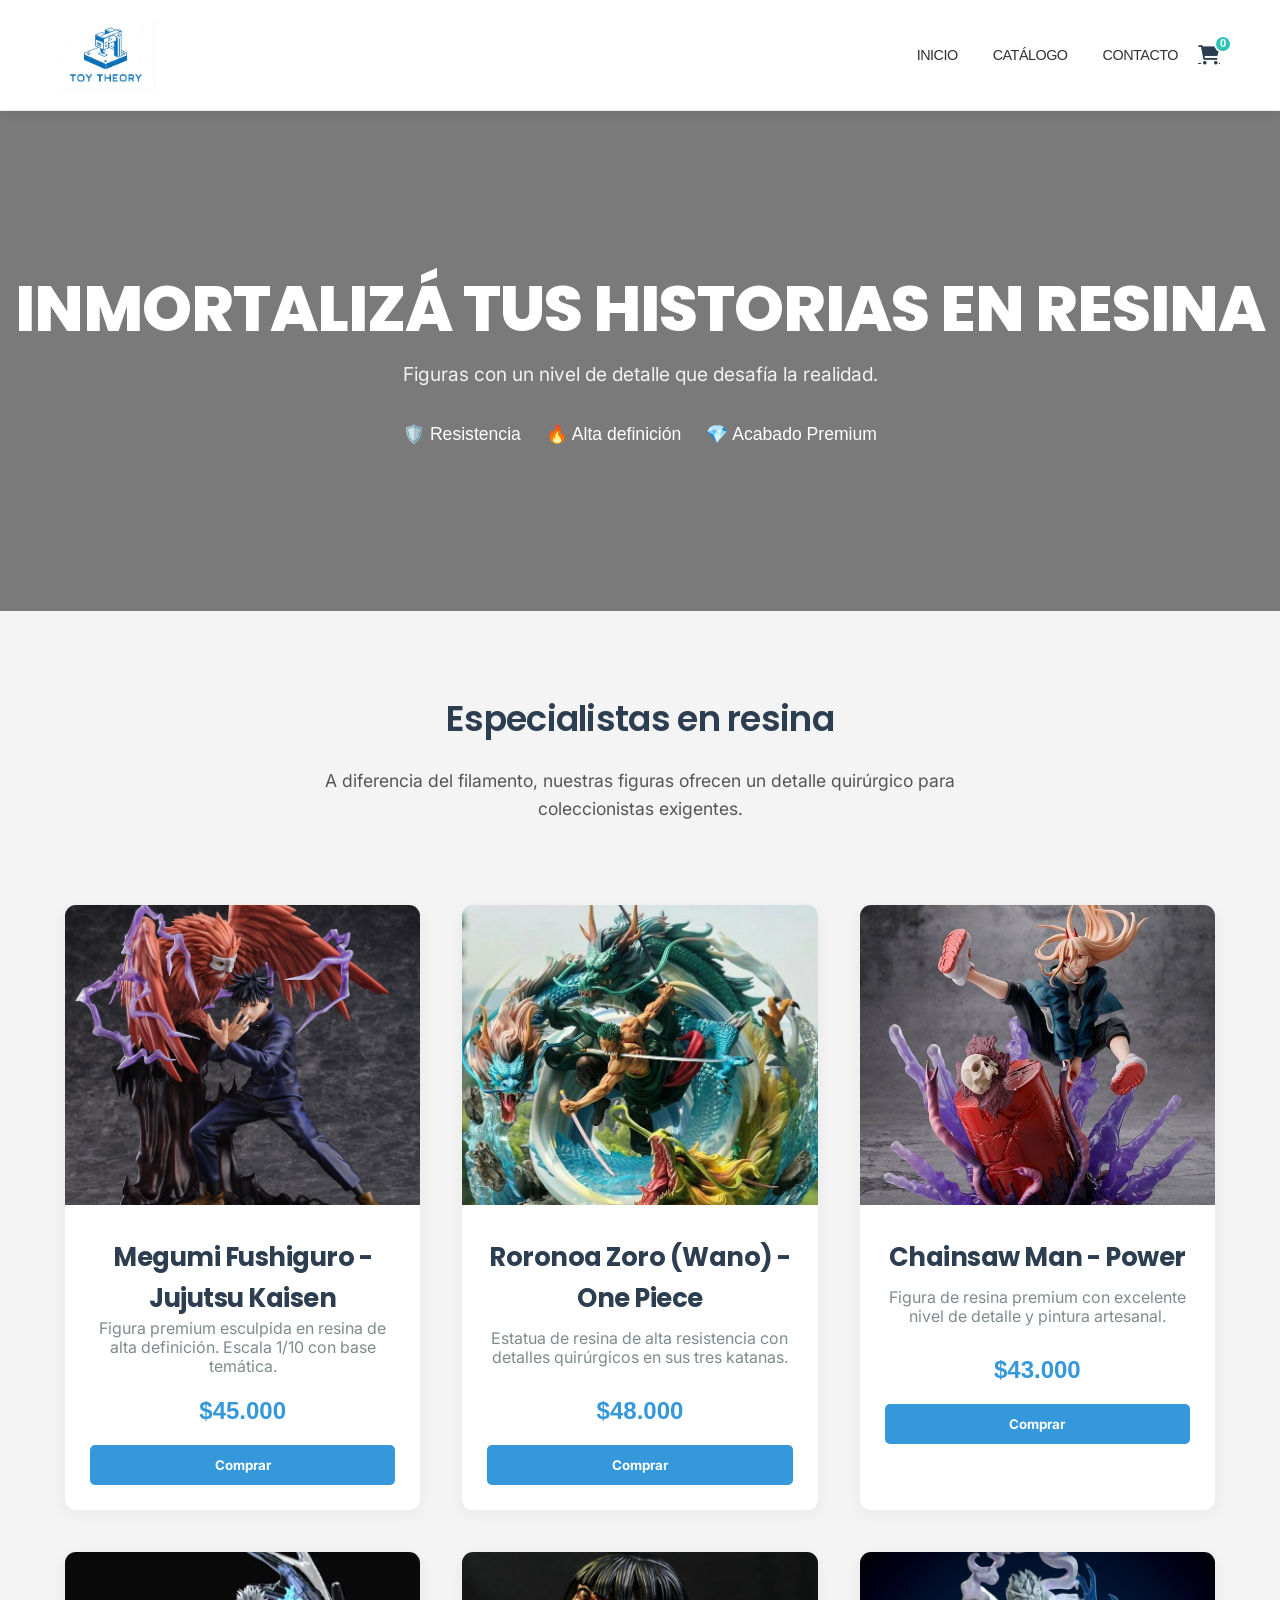
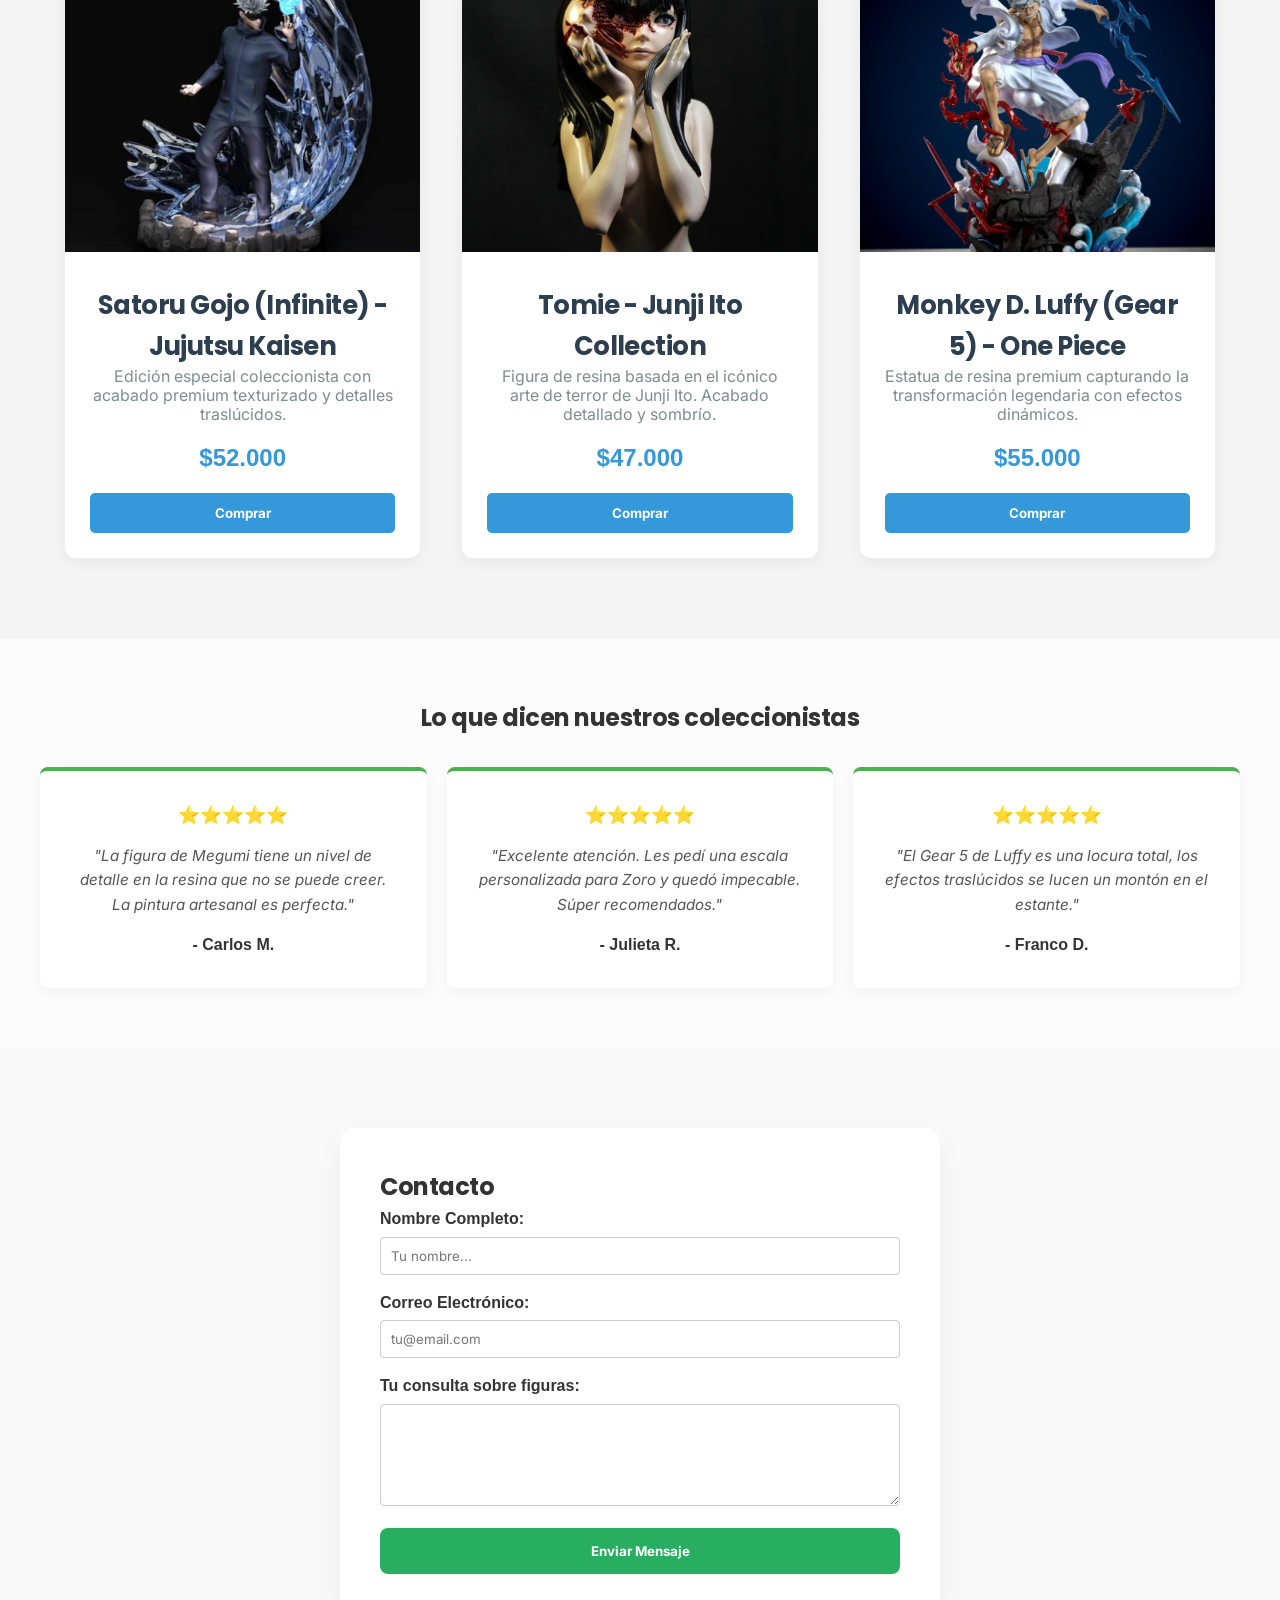
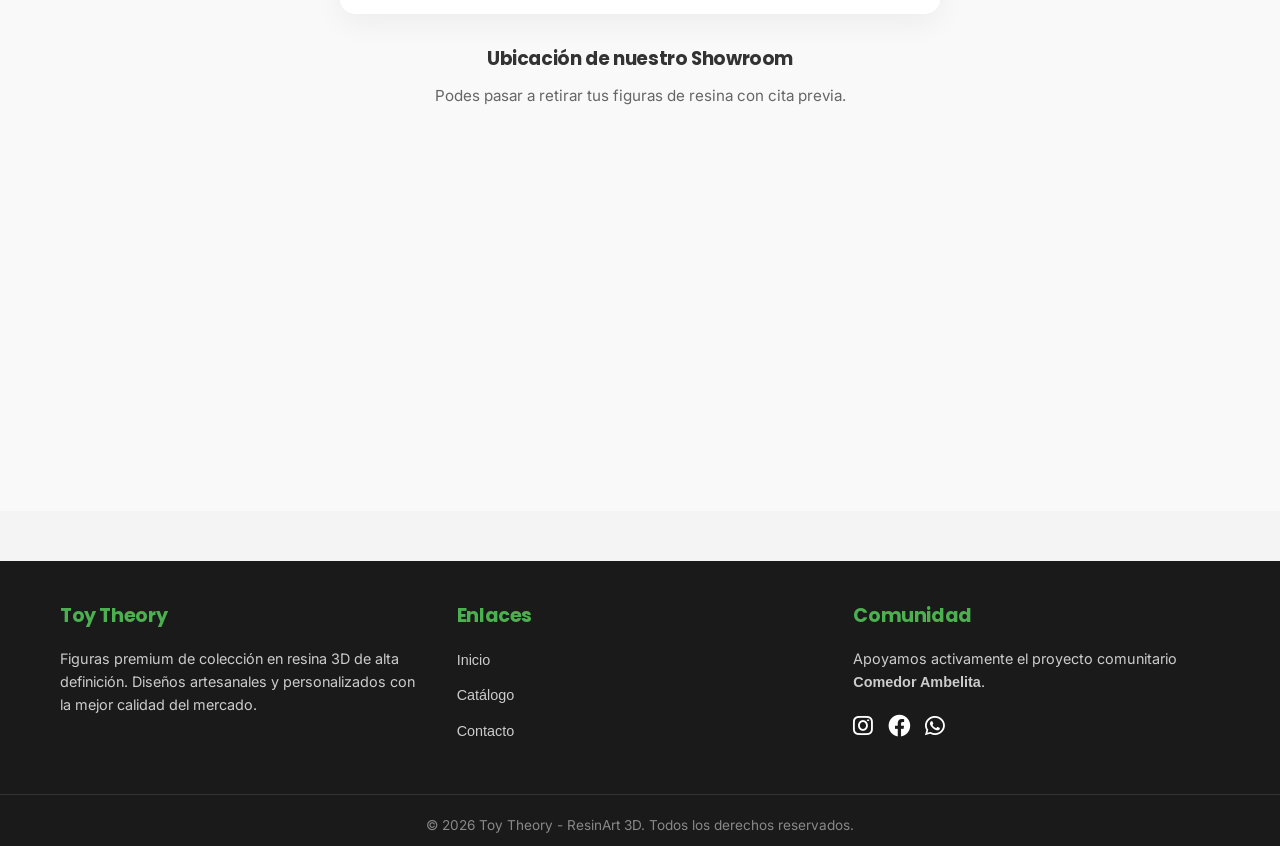
<file: index.html>
<!DOCTYPE html>
<html lang="es">
<head>
    <meta charset="UTF-8">
    <meta name="viewport" content="width=device-width, initial-scale=1.0">
    <title>ResinArt 3D - Figuras de Alta Precisión</title>
    <link rel="preconnect" href="https://fonts.googleapis.com">
    <link rel="preconnect" href="https://fonts.gstatic.com" crossorigin>
    <link href="https://fonts.googleapis.com/css2?family=Poppins:wght@300;400;600;800&family=Inter:wght@400;500&display=swap" rel="stylesheet">
    <link rel="stylesheet" href="css/styles.css">
    <link rel="stylesheet" href="https://cdnjs.cloudflare.com/ajax/libs/font-awesome/6.0.0/css/all.min.css">
</head>
<body>

<header class="main-header">
        <div class="header-container">
            <div class="logo-container">
                <a href="index.html" class="logo-link">
                    <img src="img/logo.jpeg" alt="Toy Theory Logo" class="logo-img">
                </a>
            </div>
            
            <button class="menu-toggle" id="menu-toggle" aria-label="Abrir menú">
                <i class="fa-solid fa-bars"></i>
            </button>

            <nav class="main-nav" id="main-nav">
                <ul>
                    <li><a href="index.html">INICIO</a></li>
                    <li><a href="index.html#catalogo">CATÁLOGO</a></li>
                    <li><a href="index.html#contacto">CONTACTO</a></li>
                </ul>
            </nav>
            <div class="cart-container">
                <a href="carrito.html" id="cart-icon" class="cart-link">
                    <i class="fa-solid fa-cart-shopping"></i>
                    <span id="cart-count">0</span>
                </a>
            </div>
        </div>
    </header>

<section id="inicio" class="hero"> <div class="hero-content">
       <h1>Inmortalizá tus historias en resina</h1>
       <p>Figuras con un nivel de detalle que desafía la realidad.</p>
       <div class="hero-icons">
            <span>🛡️ Resistencia</span>
            <span>🔥 Alta definición</span>
            <span>💎 Acabado Premium</span>
        </div>
    </div>
</section>
    
<main>
    <section class="intro-text">
        <h2>Especialistas en resina</h2>
        <p>A diferencia del filamento, nuestras figuras ofrecen un detalle quirúrgico para coleccionistas exigentes.</p>
    </section>

    <!-- Sección de Productos -->
    <section class="productos-section" id="productos">
    <div id="contenedor-productos" class="productos-container">
        </div>
</section>

<section class="reseñas-section" id="reseñas">
    <h2 class="section-title">Lo que dicen nuestros coleccionistas</h2>
    <div class="reseñas-grid">
        <div class="reseña-card">
            <div class="estrellas">⭐⭐⭐⭐⭐</div>
            <p>"La figura de Megumi tiene un nivel de detalle en la resina que no se puede creer. La pintura artesanal es perfecta."</p>
            <h4>- Carlos M.</h4>
        </div>
        <div class="reseña-card">
            <div class="estrellas">⭐⭐⭐⭐⭐</div>
            <p>"Excelente atención. Les pedí una escala personalizada para Zoro y quedó impecable. Súper recomendados."</p>
            <h4>- Julieta R.</h4>
        </div>
        <div class="reseña-card">
            <div class="estrellas">⭐⭐⭐⭐⭐</div>
            <p>"El Gear 5 de Luffy es una locura total, los efectos traslúcidos se lucen un montón en el estante."</p>
            <h4>- Franco D.</h4>
        </div>
    </div>
</section>

    <!-- Sección de Contacto -->
    <section id="contacto" class="contacto-section">
        <div class="contacto-container">
            <h2>Contacto</h2>
            <form id="form-contacto" action="https://formspree.io/f/mzdyzwov" method="POST">
                
                <div class="form-group">
                    <label for="nombre">Nombre Completo:</label>
                    <input type="text" id="nombre" name="nombre" placeholder="Tu nombre..." required>
                </div>
                <div class="form-group">
                    <label for="email">Correo Electrónico:</label>
                    <input type="email" id="email" name="email" placeholder="tu@email.com" required>
                </div>
                <div class="form-group">
                    <label for="mensaje">Tu consulta sobre figuras:</label>
                    <textarea id="mensaje" name="mensaje" rows="5" required></textarea>
                </div>
                <button type="submit" class="btn-enviar">Enviar Mensaje</button>
            </form>
        </div>

        <div class="contacto-mapa">
    <h3>Ubicación de nuestro Showroom</h3>
    <p>Podes pasar a retirar tus figuras de resina con cita previa.</p>
    <iframe 
        src="https://www.google.com/maps/embed?pb=!1m18!1m12!1m3!1d105156.4027783933!2d-58.50343949817743!3d-34.6131515159194!2m3!1f0!2f0!3f0!3m2!1i1024!2i768!4f13.1!3m3!1m2!1s0x95bcca3b4ef90cbd%3A0xa0b3812e88e88e0!2sBuenos%20Aires%2C%20Argentina!5e0!3m2!1ses-419!2sar!4v1719586000000!5m2!1ses-419!2sar" 
        width="100%" 
        height="300" 
        style="border:0; border-radius: 8px;" 
        allowfullscreen="" 
        loading="lazy" 
        referrerpolicy="no-referrer-when-downgrade">
    </iframe>
</div>


    </section>
</main>

<footer class="main-footer">
    <div class="footer-container">
        <div class="footer-column">
            <h3>Toy Theory</h3>
            <p>Figuras premium de colección en resina 3D de alta definición. Diseños artesanales y personalizados con la mejor calidad del mercado.</p>
        </div>

        <div class="footer-column">
            <h3>Enlaces</h3>
            <ul>
                <li><a href="#inicio">Inicio</a></li>
                <li><a href="#productos">Catálogo</a></li>
                <li><a href="#contacto">Contacto</a></li>
            </ul>
        </div>

        <div class="footer-column">
            <h3>Comunidad</h3>
            <p>Apoyamos activamente el proyecto comunitario <strong>Comedor Ambelita</strong>.</p>
            <div class="footer-socials">
                <a href="#" target="_blank"><i class="fa-brands fa-instagram"></i></a>
                <a href="#" target="_blank"><i class="fa-brands fa-facebook"></i></a>
                <a href="#" target="_blank"><i class="fa-brands fa-whatsapp"></i></a>
            </div>
        </div>
    </div>
    
    <div class="footer-bottom">
        <p>&copy; 2026 Toy Theory - ResinArt 3D. Todos los derechos reservados.</p>
    </div>
</footer>
<div id="contact-modal" class="modal-overlay" style="display: none; position: fixed; top: 0; left: 0; width: 100%; height: 100%; background: rgba(0, 0, 0, 0.6); z-index: 9999; justify-content: center; align-items: center; backdrop-filter: blur(4px);">
        <div class="modal-content" style="background: #fff; padding: 40px; border-radius: 12px; text-align: center; max-width: 450px; width: 90%; box-shadow: 0 10px 25px rgba(0,0,0,0.2); font-family: 'Poppins', sans-serif;">
            <div class="modal-icon" style="font-size: 4rem; color: #2ec4b6; margin-bottom: 15px;">
                <i class="fa-solid fa-paper-plane"></i>
            </div>
            <h2 style="margin-bottom: 10px; color: #222; font-weight: 800;">¡Mensaje Enviado!</h2>
            <p style="color: #666; font-size: 0.95rem; line-height: 1.5; margin-bottom: 25px;">Tu consulta sobre figuras fue recibida con éxito. Nos pondremos en contacto con vos a la brevedad.</p>
            <button id="btn-contact-close" style="background: #2ec4b6; color: white; border: none; padding: 12px 30px; font-size: 1rem; font-weight: bold; border-radius: 6px; cursor: pointer; width: 100%; transition: background 0.2s;">Aceptar</button>
        </div>
    </div>
<script src="script.js"></script>

</body>
</html>
</file>
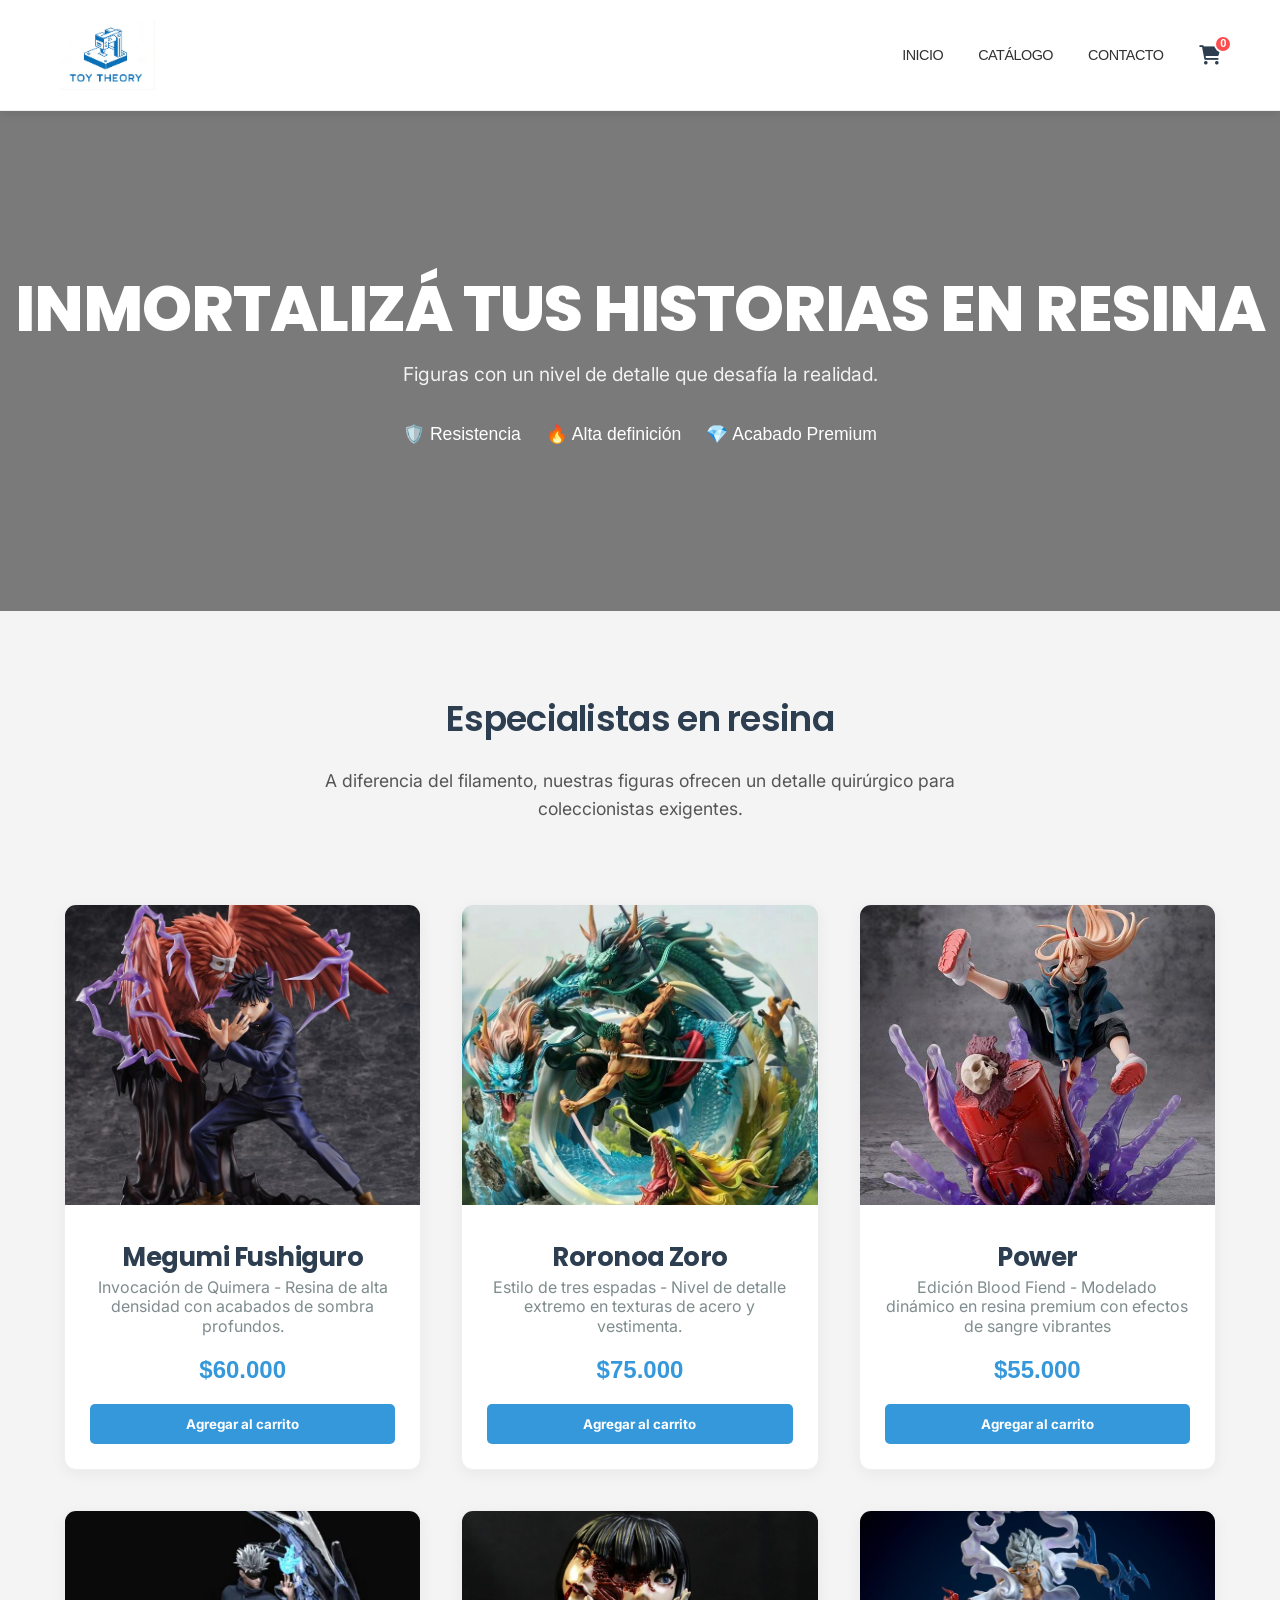
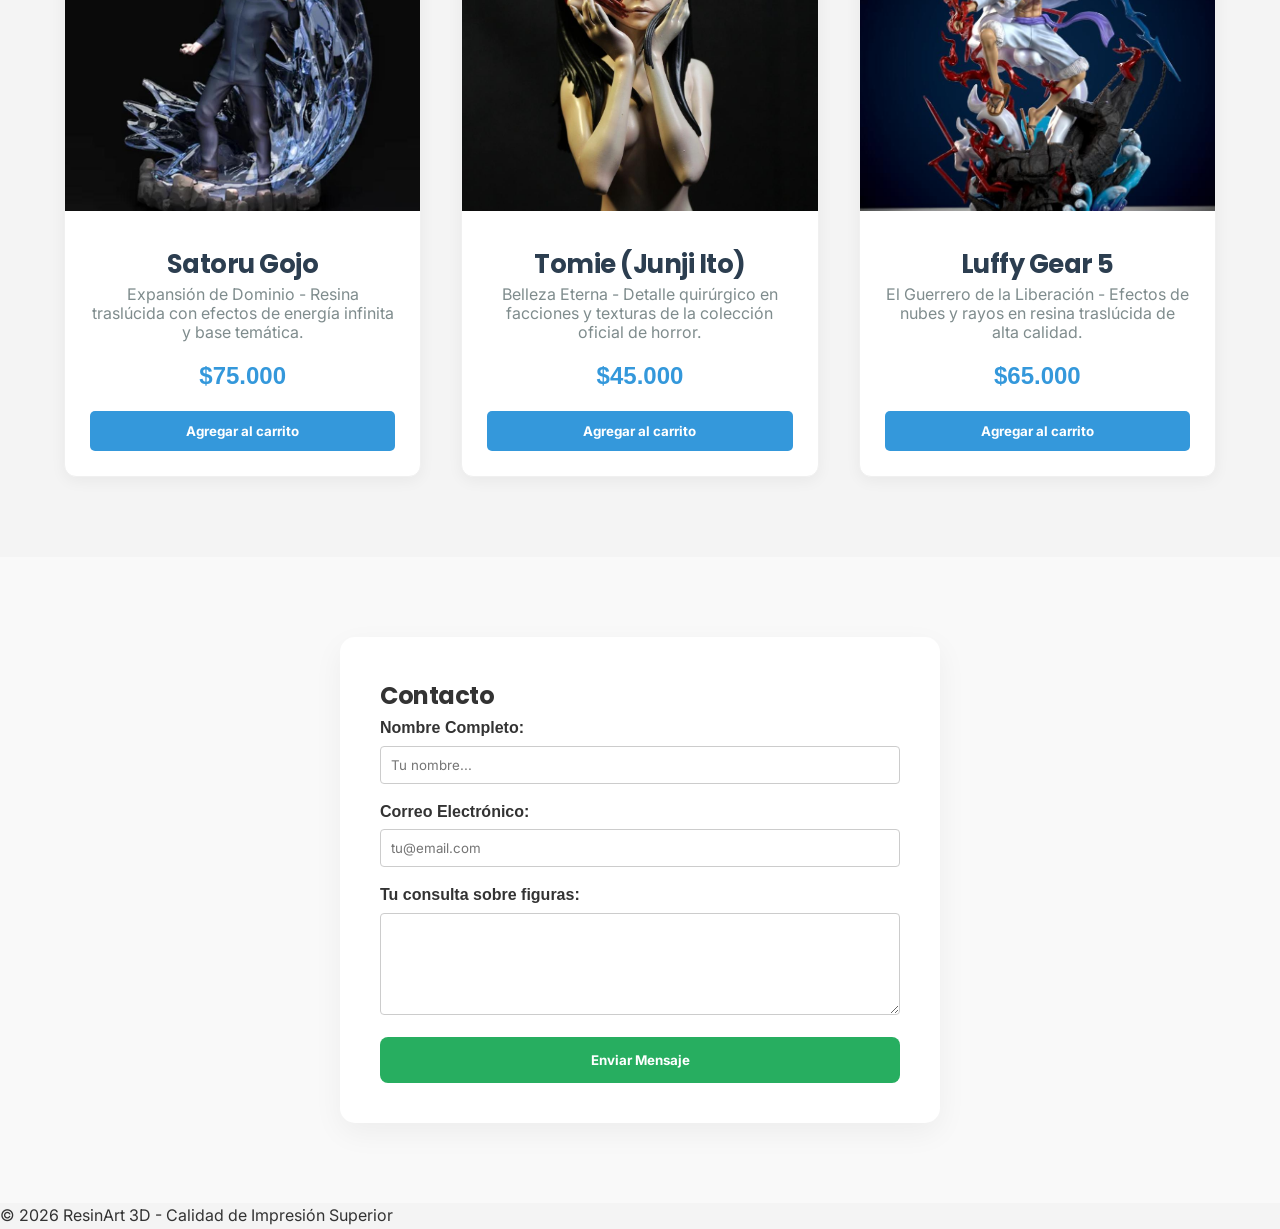
<file: Pre-entrega-Front-Seyla Benitez/index.html>
<!DOCTYPE html>
<html lang="es">
<head>
    <meta charset="UTF-8">
    <meta name="viewport" content="width=device-width, initial-scale=1.0">
    <title>ResinArt 3D - Figuras de Alta Precisión</title>
    <link rel="preconnect" href="https://fonts.googleapis.com">
<link rel="preconnect" href="https://fonts.gstatic.com" crossorigin>
<link href="https://fonts.googleapis.com/css2?family=Poppins:wght@300;400;600;800&family=Inter:wght@400;500&display=swap" rel="stylesheet">
    <link rel="stylesheet" href="css/styles.css">
    <link rel="stylesheet" href="https://cdnjs.cloudflare.com/ajax/libs/font-awesome/6.0.0/css/all.min.css">
</head>
<body>

<header class="main-header">
    <div class="header-container">
        <a href="index.html" class="logo-link">
            <img src="img/logo.jpeg" alt="Toy Theory Logo" class="logo">
        </a>
        
        <nav class="main-nav">
            <ul>
                <li><a href="#inicio">Inicio</a></li>
                <li><a href="#productos">Catálogo</a></li>
                <li><a href="#contacto">Contacto</a></li>
                <li class="cart-container">
                    <a href="#" id="cart-icon">
                        <i class="fa-solid fa-cart-shopping"></i>
                        <span id="cart-count">0</span>
                    </a>
                </li>
            </ul>
        </nav>
    </div>
</header>

<section id="inicio" class="hero"> <!-- Agregué id="inicio" aquí para que el menú funcione -->
    <div class="hero-content">
       <h1>Inmortalizá tus historias en resina</h1>
       <p>Figuras con un nivel de detalle que desafía la realidad.</p>
       <div class="hero-icons">
            <span>🛡️ Resistencia</span>
            <span>🔥 Alta definición</span>
            <span>💎 Acabado Premium</span>
        </div>
    </div>
</section>
    
<main>
    <section class="intro-text">
        <h2>Especialistas en resina</h2>
        <p>A diferencia del filamento, nuestras figuras ofrecen un detalle quirúrgico para coleccionistas exigentes.</p>
    </section>

    <!-- Sección de Productos -->
    <section id="productos">
        <div class="productos-container">
            <!-- Tarjeta 1 -->
            <article class="producto-card">
                <div class="producto-img">
                    <img src="img/productos1.jpeg" alt="Figura de Resina">
                </div>
                <div class="producto-info">
                    <h3>Megumi Fushiguro</h3>
                    <p>Invocación de Quimera - Resina de alta densidad con acabados de sombra profundos.</p>
                    <span class="precio">$60.000</span>
                    <button class="btn-comprar">Agregar al carrito</button>
                </div>
            </article>

            <!-- Tarjeta 2 -->
            <article class="producto-card">
                <div class="producto-img">
                    <img src="img/productos 2.jpeg" alt="Figura de Resina">
                </div>
                <div class="producto-info">
                    <h3>Roronoa Zoro</h3>
                    <p>Estilo de tres espadas - Nivel de detalle extremo en texturas de acero y vestimenta.</p>
                    <span class="precio">$75.000</span>
                    <button class="btn-comprar">Agregar al carrito</button>
                </div>
            </article>

            <!-- Tarjeta 3 -->
            <article class="producto-card">
                <div class="producto-img">
                    <img src="img/producto3.jpeg" alt="Figura de Resina">
                </div>
                <div class="producto-info">
                    <h3>Power</h3>
                    <p>Edición Blood Fiend - Modelado dinámico en resina premium con efectos de sangre vibrantes</p>
                    <span class="precio">$55.000</span>
                    <button class="btn-comprar">Agregar al carrito</button>
                </div>
            </article>
            <article class="producto-card">
    <div class="producto-img">
        <img src="img/producto4.jpeg" alt="Figura de Resina Satoru Gojo">
    </div>
    <div class="producto-info">
        <h3>Satoru Gojo</h3>
        <p>Expansión de Dominio - Resina traslúcida con efectos de energía infinita y base temática.</p>
        <span class="precio">$75.000</span>
        <button class="btn-comprar">Agregar al carrito</button>
    </div>
</article>

<!-- Tarjeta de Producto 5 -->
<article class="producto-card">
    <div class="producto-img">
        <img src="img/producto6.jpeg" alt="Figura de Resina Tomie">
    </div>
    <div class="producto-info">
        <h3>Tomie (Junji Ito)</h3>
        <p>Belleza Eterna - Detalle quirúrgico en facciones y texturas de la colección oficial de horror.</p>
        <span class="precio">$45.000</span>
        <button class="btn-comprar">Agregar al carrito</button>
    </div>
</article>

<!-- Tarjeta de Producto 6 -->
<article class="producto-card">
    <div class="producto-img">
        <img src="img/producto5.jpeg" alt="Figura de Resina Luffy Gear 5">
    </div>
    <div class="producto-info">
        <h3>Luffy Gear 5</h3>
        <p>El Guerrero de la Liberación - Efectos de nubes y rayos en resina traslúcida de alta calidad.</p>
        <span class="precio">$65.000</span>
        <button class="btn-comprar">Agregar al carrito</button>
    </div>
</article>
        </div> <!-- Cierra productos-container -->
    </section> <!-- Cierra la sección #productos -->

    <!-- Sección de Contacto -->
    <section id="contacto" class="contacto-section">
        <div class="contacto-container">
            <h2>Contacto</h2>
            <form action="https://formspree.io/f/mzdyzwov" method="POST">
                <div class="form-group">
                    <label for="nombre">Nombre Completo:</label>
                    <input type="text" id="nombre" name="nombre" placeholder="Tu nombre..." required>
                </div>
                <div class="form-group">
                    <label for="email">Correo Electrónico:</label>
                    <input type="email" id="email" name="email" placeholder="tu@email.com" required>
                </div>
                <div class="form-group">
                    <label for="mensaje">Tu consulta sobre figuras:</label>
                    <textarea id="mensaje" name="mensaje" rows="5" required></textarea>
                </div>
                <button type="submit" class="btn-enviar">Enviar Mensaje</button>
            </form>
        </div>
    </section>
</main>

<footer>
    <p>&copy; 2026 ResinArt 3D - Calidad de Impresión Superior</p>
</footer>

</body>
</html>
</file>
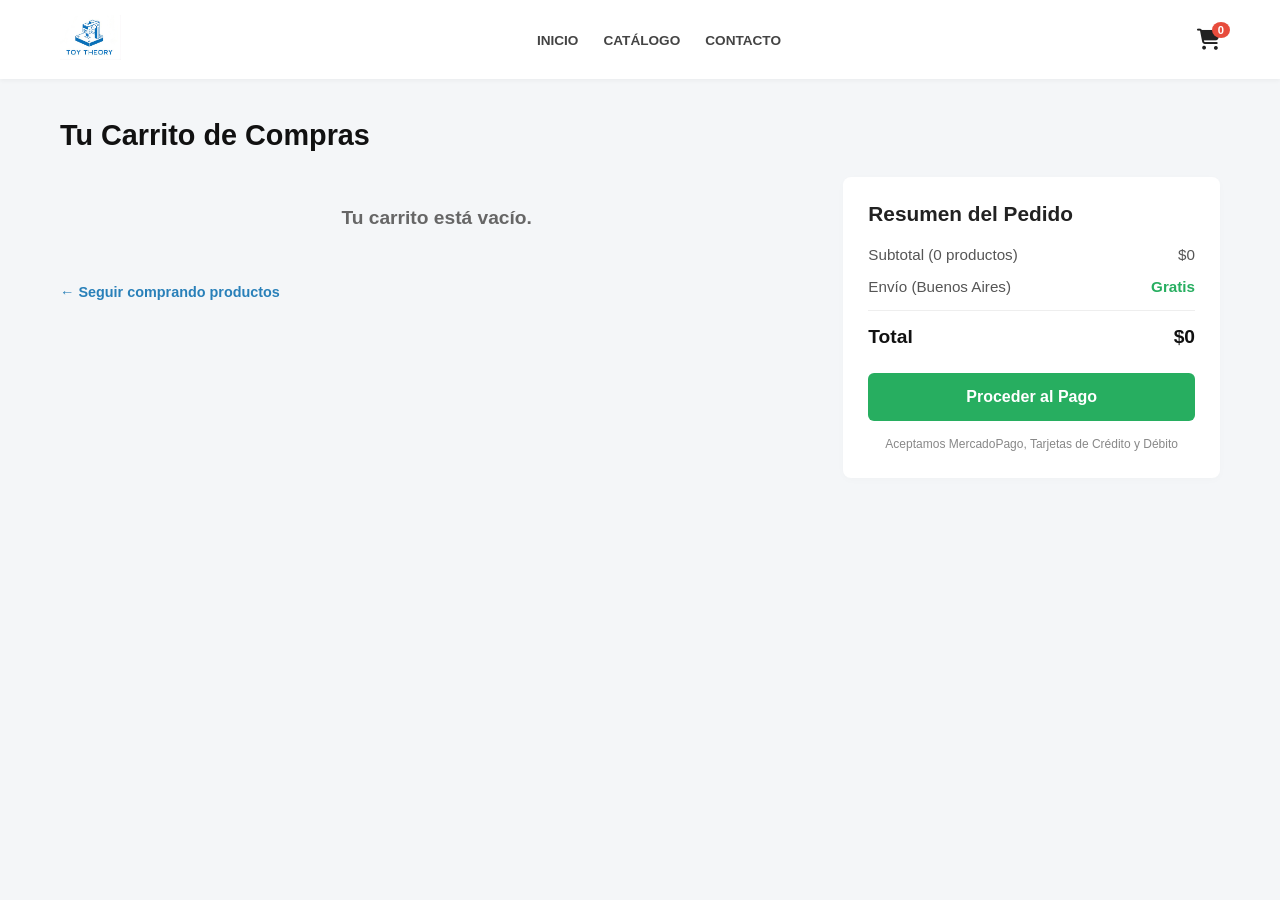
<file: carrito.html>
<!DOCTYPE html>
<html lang="es">
<head>
    <meta charset="UTF-8">
    <meta name="viewport" content="width=device-width, initial-scale=1.0">
    <title>Toy Theory - Mi Carrito</title>
    <link rel="stylesheet" href="https://cdnjs.cloudflare.com/ajax/libs/font-awesome/6.5.1/css/all.min.css">
    <link rel="stylesheet" href="css/carrito.css">
</head>
<body>

    <header class="main-header">
        <div class="header-container">
            <div class="logo-container">
                <a href="index.html" class="logo-link">
                    <img src="img/logo.jpeg" alt="Toy Theory Logo" class="logo-img">
                </a>
            </div>
            <nav class="main-nav">
                <ul>
                    <li><a href="index.html">INICIO</a></li>
                    <li><a href="index.html#catalogo">CATÁLOGO</a></li>
                    <li><a href="index.html#contacto">CONTACTO</a></li>
                </ul>
            </nav>
            <div class="cart-container">
            <a href="carrito.html" id="cart-icon" class="cart-link">
            <i class="fa-solid fa-cart-shopping"></i>
            <span id="cart-count">0</span>
            </a>
            </div>
        </div>
    </header>

    <main class="cart-page-container">
        <h1 class="page-title">Tu Carrito de Compras</h1>

        <div class="cart-layout">
            <section class="cart-items-section">
                
                <div class="cart-item">
                    <div class="item-img-container">
                        <img src="img/productos1.jpeg" alt="Megumi Fushiguro">
                    </div>
                    <div class="item-details">
                        <h3>Megumi Fushiguro</h3>
                        <p class="item-spec">Escala: 1/10 | Material: Resina</p>
                        <button class="btn-remove"><i class="fa-solid fa-trash-can"></i> Eliminar</button>
                    </div>
                    <div class="item-quantity">
                        <label>Cant:</label>
                        <input type="number" value="1" min="1">
                    </div>
                    <div class="item-price">
                        <span>$60.000</span>
                    </div>
                </div>

                <div class="cart-item">
                    <div class="item-img-container">
                        <img src="img/productos 2.jpeg" alt="Roronoa Zoro">
                    </div>
                    <div class="item-details">
                        <h3>Roronoa Zoro</h3>
                        <p class="item-spec">Escala: 1/10 | Material: Resina</p>
                        <button class="btn-remove"><i class="fa-solid fa-trash-can"></i> Eliminar</button>
                    </div>
                    <div class="item-quantity">
                        <label>Cant:</label>
                        <input type="number" value="1" min="1">
                    </div>
                    <div class="item-price">
                        <span>$75.000</span>
                    </div>
                </div>

                <a href="index.html" class="continue-shopping">← Seguir comprando productos</a>
            </section>

            <aside class="cart-summary-section">
                <div class="summary-card">
                    <h2>Resumen del Pedido</h2>
                    
                    <div class="summary-row">
                        <span>Subtotal (2 productos)</span>
                        <span>$135.000</span>
                    </div>
                    
                    <div class="summary-row">
                        <span>Envío (Buenos Aires)</span>
                        <span class="free-shipping">Gratis</span>
                    </div>

                    <div class="summary-divider"></div>

                    <div class="summary-row total-row">
                        <span>Total</span>
                        <span>$135.000</span>
                    </div>

                    <button class="btn-checkout">Proceder al Pago</button>
                    
                    <div class="payment-methods">
                        <p>Aceptamos MercadoPago, Tarjetas de Crédito y Débito</p>
                    </div>
                </div>
            </aside>
        </div>
    </main>
    <div id="success-modal" class="modal-overlay" style="display: none; position: fixed; top: 0; left: 0; width: 100%; height: 100%; background: rgba(0, 0, 0, 0.6); z-index: 9999; justify-content: center; align-items: center; backdrop-filter: blur(4px);">
        <div class="modal-content" style="background: #fff; padding: 40px; border-radius: 12px; text-align: center; max-width: 450px; width: 90%; box-shadow: 0 10px 25px rgba(0,0,0,0.2); font-family: 'Poppins', sans-serif;">
            <div class="modal-icon" style="font-size: 4rem; color: #2ec4b6; margin-bottom: 15px;">
                <i class="fa-solid fa-circle-check"></i>
            </div>
            <h2 style="margin-bottom: 10px; color: #222; font-weight: 800;">¡Pedido Procesado!</h2>
            <p style="color: #666; font-size: 0.95rem; line-height: 1.5; margin-bottom: 25px;">Gracias por tu compra en <strong>Toy Theory</strong>. Tu pedido de figuras de resina de alta precisión está siendo preparado por nuestros especialistas.</p>
            <button id="btn-modal-close" style="background: #2ec4b6; color: white; border: none; padding: 12px 30px; font-size: 1rem; font-weight: bold; border-radius: 6px; cursor: pointer; width: 100%; transition: background 0.2s;">Volver al Catálogo</button>
        </div>
    </div>

    <script src="script.js"></script>
</body>
</html>
</file>
<file: css/styles.css>
/* Reset global */
* {
    margin: 0;
    padding: 0;
    box-sizing: border-box;
    font-family: 'Segoe UI', Tahoma, Geneva, Verdana, sans-serif;
}

body {
    background-color: #f4f4f4;
    color: #333;
    line-height: 1.6;
}

/* Header y Nav */
header {
    display: flex;
    justify-content: space-between;
    align-items: center; 
    padding: 15px 5%;
    border-bottom: 1px solid #f0f0f0; 
    background: #ffffff;
}

.main-header {
    background-color: #ffffff; 
    padding: 10px 0;
    box-shadow: 0 2px 10px rgba(0,0,0,0.1); 
    position: sticky; 
    top: 0;
    z-index: 1000;
}

.header-container {
    display: flex;
    justify-content: space-between;
    align-items: center;
    width: 100%;
    max-width: 1200px; 
    margin: 0 auto;
    padding: 10px 20px;
    box-sizing: border-box;
}

/* --- CONTROL DEL LOGO EN ESCRITORIO --- */
.logo-link {
    display: flex;
    align-items: center;
    flex-shrink: 0; 
    max-width: 160px;
}

.logo-img {
    width: 100% !important;
    height: 70px !important; 
    object-fit: contain !important; 
    display: block;
}

.main-nav {
    display: flex;
    justify-content: flex-end; 
    flex-grow: 1; 
}

.main-nav ul {
    list-style: none;
    display: flex;
    align-items: center;
    gap: 35px; 
    margin: 0;
    padding: 0;
}

.main-nav ul li a {
    text-decoration: none !important;
    font-family: 'Inter', sans-serif !important;
    font-weight: 500;
    color: #333;
    font-size: 0.9rem;
    text-transform: uppercase;
}

.main-nav ul li a:hover {
    color: #3498db !important; 
}

body, p, input, textarea, button {
    font-family: 'Inter', sans-serif !important;
}

h1, h2, h3, .main-nav ul li a {
    font-family: 'Montserrat', sans-serif !important;
    letter-spacing: -0.5px; 
}

/* Grid de Ecommerce */
.grid-productos {
    display: grid;
    grid-template-columns: repeat(auto-fit, minmax(200px, 1fr));
    gap: 20px;
    padding: 20px;
}

.card {
    background: white;
    padding: 15px;
    border-radius: 8px;
    text-align: center;
    box-shadow: 0 4px 6px rgba(0,0,0,0.1);
}

/* Estilos del Formulario */
.contacto-section {
    padding: 80px 0;
    background-color: #f9f9f9; 
}

.contacto-container {
    max-width: 600px; 
    margin: 0 auto;
    background: white;
    padding: 40px;
    border-radius: 15px;
    box-shadow: 0 10px 30px rgba(0,0,0,0.05);
}

.btn-enviar {
    background-color: #27ae60; 
    color: white;
    border: none;
    padding: 15px 0;
    width: 100%;
    border-radius: 8px;
    font-weight: bold;
    cursor: pointer;
    transition: background 0.3s;
}

.btn-enviar:hover {
    background-color: #2ecc71;
}

.form-group {
    margin-bottom: 15px;
}

label {
    display: block;
    margin-bottom: 5px;
    font-weight: bold;
}

input, textarea {
    width: 100%;
    padding: 10px;
    border: 1px solid #ccc;
    border-radius: 4px;
}

/* Cuadrícula de productos */
section#productos .productos-container {
    display: grid !important;
    grid-template-columns: repeat(auto-fit, minmax(350px, 1fr)) !important; 
    gap: 40px !important;
    padding: 0 5% 80px;
    max-width: 1300px; 
    margin: 0 auto;
}

section#productos .producto-card {
    background: #ffffff; 
    border-radius: 12px;
    overflow: hidden;
    display: flex;
    flex-direction: column;
    transition: all 0.3s ease;
    box-shadow: 0 4px 15px rgba(0,0,0,0.05); 
    border: 1px solid #f0f0f0; 
}

section#productos .producto-card:hover {
    transform: translateY(-10px);
    box-shadow: 0 15px 35px rgba(0,0,0,0.1);
    border-color: #3498db; 
}

.producto-img img {
    width: 100%;
    height: 300px; 
    object-fit: cover; 
    margin-bottom: 0;
}

.producto-info {
    padding: 25px;
    text-align: center;
}

.producto-info h3 {
    font-weight: 700 !important;
    font-size: 1.6rem !important;
    color: #2c3e50;
}

.producto-info p {
    font-size: 1rem !important;
    line-height: 1.2 !important; 
    color: #7f8c8d;
    margin-bottom: 15px;
    min-height: 3.6em; 
    display: flex;
    align-items: center;
    justify-content: center;
}

.precio {
    font-size: 1.5rem !important;
    font-weight: 700;
    color: #3498db;
    display: block;
    margin-bottom: 15px;
}

.btn-comprar {
    background: #3498db;
    color: white;
    border: none;
    padding: 12px 25px;
    border-radius: 5px;
    cursor: pointer;
    font-weight: bold;
    transition: background 0.3s;
    width: 100%; 
}

.btn-comprar:hover {
    background: #2980b9;
}

/* Seccion Hero */
.hero {
    width: 100%;
    min-height: 500px; 
    background: linear-gradient(rgba(0,0,0,0.5), rgba(0,0,0,0.5)), 
                url('https://formlabs.com/_next/image/?url=https%3A%2F%2Fformlabs-media.formlabs.com%2Ffiler_public_thumbnails%2Ffiler_public%2F4d%2F7a%2F4d7a1b81-e7aa-49eb-8d78-5922e5ab9a73%2Foptimized_for_web_jpeg-03072024_dsl_core_set_311.jpg__1354x0_q85_subsampling-2.jpg&w=3840&q=75') no-repeat center center;
    background-size: cover; 
    display: flex;
    align-items: center;
    justify-content: center;
    text-align: center;
    color: white;
    margin: 0;
}

.hero-content h1 {
    font-family: 'Poppins', sans-serif !important;
    font-size: 4rem !important; 
    font-weight: 800 !important;
    text-transform: uppercase; 
    letter-spacing: -1px;
    line-height: 1.1;
    margin-bottom: 15px;
    color: white !important;
}

.hero-content p {
    font-family: 'Inter', sans-serif !important;
    font-size: 1.2rem !important;
    font-weight: 400 !important; 
    text-transform: none !important; 
    color: rgba(255, 255, 255, 0.9) !important;
}

.hero-icons {
    display: flex;
    justify-content: center;
    gap: 25px;
    margin-top: 30px;
    font-size: 1.1rem;
}

.intro-text {
    text-align: center;
    padding: 80px 20px; 
    max-width: 800px;
    margin: 0 auto;
}

.intro-text h2 {
    font-family: 'Poppins', sans-serif !important;
    font-size: 2.2rem !important;
    font-weight: 600 !important; 
    color: #2c3e50;
    text-transform: none !important; 
    margin-bottom: 20px;
}

.intro-text p {
    font-family: 'Inter', sans-serif !important;
    font-size: 1.1rem !important;
    font-weight: 400 !important;
    line-height: 1.6;
    color: #555;
    max-width: 650px;
    margin: 0 auto;
}

.cart-container {
    position: relative; 
    display: flex;
    align-items: center;
    margin-left: 20px; /* Separa el carrito del último enlace del menú en PC */
}
#cart-icon {
    font-size: 1.2rem;
    color: #2c3e50;
    display: flex;
    align-items: center;
}

#cart-icon:hover {
    color: #3498db;
    transform: scale(1.1); 
    display: inline-block; 
}

#cart-count {
    position: absolute;
    top: -10px;
    right: -12px;
    background-color: #2ec4b6 !important; 
    color: #ffffff !important; 
    font-size: 0.7rem;
    font-weight: bold;
    min-width: 18px;
    height: 18px;
    border-radius: 50%;
    display: flex;
    align-items: center;
    justify-content: center;
    border: 2px solid #fff; 
    z-index: 10;
}

h1, h2, h3 {
    font-weight: 700 !important; 
    font-family: 'Poppins', sans-serif !important;
    letter-spacing: -0.02em; 
}

/* Oculto por defecto en computadoras */
.menu-toggle {
    display: none !important;
    background: none;
    border: none;
    cursor: pointer;
}


/* ========================================================
   ESTILOS RESPONSIVE (MÓVIL / TABLETS HASTA 768px)
   ======================================================== */
@media (max-width: 768px) {
    
    .main-header {
        position: sticky;
        top: 0;
        width: 100%;
        background-color: #ffffff;
        padding: 8px 0;
        box-shadow: 0 4px 12px rgba(0,0,0,0.06);
        z-index: 10000;
    }

    .header-container {
        display: flex;
        flex-direction: row;
        justify-content: space-between;
        align-items: center;
        padding: 0 16px; 
        max-width: 100%;
        box-sizing: border-box;
    }

    /* --- CONTROL DEL LOGO EN MÓVIL --- */
    .logo-link {
        max-width: 100px;
        display: flex;
        align-items: center;
    }

    .logo-img {
        height: 45px !important; 
        width: auto !important;
        max-width: 100%;
        object-fit: contain !important;
    }

    /* Botón Hamburguesa visible solo en celular */
    .menu-toggle {
        display: block !important;
        font-size: 1.6rem;
        color: #333333;
        padding: 6px;
        margin-left: 12px;
        order: 3; 
    }

    /* Contenedor del Carrito Móvil */
    .cart-container {
        order: 2; 
        display: flex;
        align-items: center;
        background-color: #f8f9fa;
        padding: 6px 10px;
        border-radius: 6px;
        margin-left: auto;
    }
    

    .cart-link {
        font-size: 1.4rem;
        color: #333333;
        position: relative;
        text-decoration: none;
    }
    
    #cart-count {
        top: -6px !important;
        right: -8px !important;
    }

    /* Menú Desplegable Móvil */
    .main-nav {
        display: none;
        position: absolute;
        top: 100%;
        left: 0;
        width: 100%;
        background-color: #ffffff;
        box-shadow: 0 8px 20px rgba(0,0,0,0.08);
        z-index: 9999;
        border-top: 1px solid #f0f0f0;
    }

    .main-nav.active {
        display: block !important;
        animation: slideDown 0.3s ease-out;
    }

    .main-nav ul {
        flex-direction: column;
        padding: 8px 0;
        margin: 0;
        gap: 0; 
    }

    .main-nav ul li {
        text-align: left;
        width: 100%;
        border-bottom: 1px solid #f8f9fa;
    }

    .main-nav ul li a {
        display: block;
        padding: 18px 24px;
        font-weight: 500;
        color: #333333;
        font-size: 1rem;
    }

    .hero-content h1 {
        font-size: 2.8rem !important;
    }

    @keyframes slideDown {
        from { transform: translateY(-10px); opacity: 0; }
        to { transform: translateY(0); opacity: 1; }
    }
}

/* ========================================================
   ESTILOS RESPONSIVE (MÓVIL PEQUEÑO HASTA 480px)
   ======================================================== */
@media (max-width: 480px) {
    .header-container {
        flex-direction: row; 
    }

    .hero-content h1 {
        font-size: 2.2rem !important;
        letter-spacing: 0;
    }

    .intro-text h2 {
        font-size: 1.8rem !important;
    }
}
/* ========================================================
   ESTILOS DEL NUEVO FOOTER
   ======================================================== */
.main-footer {
    background-color: #1a1a1a; /* Un fondo oscuro elegante */
    color: #ffffff;
    padding: 40px 0 10px 0;
    font-family: inherit;
    margin-top: 50px;
}

.footer-container {
    max-width: 1200px;
    margin: 0 auto;
    display: grid;
    grid-template-columns: repeat(auto-fit, minmax(250px, 1fr));
    gap: 30px;
    padding: 0 20px;
}

.footer-column h3 {
    color: #4caf50; /* El color verde de tus botones */
    font-size: 1.2rem;
    margin-bottom: 15px;
    position: relative;
}

.footer-column p {
    font-size: 0.9rem;
    line-height: 1.6;
    color: #cccccc;
}

.footer-column ul {
    list-style: none;
    padding: 0;
}

.footer-column ul li {
    margin-bottom: 10px;
}

.footer-column ul li a {
    color: #cccccc;
    text-decoration: none;
    font-size: 0.9rem;
    transition: color 0.3s;
}

.footer-column ul li a:hover {
    color: #4caf50; /* Efecto hover con tu verde */
}

.footer-socials {
    margin-top: 15px;
    display: flex;
    gap: 15px;
}

.footer-socials a {
    color: #ffffff;
    font-size: 1.4rem;
    transition: transform 0.3s, color 0.3s;
}

.footer-socials a:hover {
    color: #4caf50;
    transform: translateY(-3px);
}

.footer-bottom {
    text-align: center;
    margin-top: 40px;
    padding-top: 20px;
    border-top: 1px solid #333333;
    font-size: 0.85rem;
    color: #888888;
}

/* Adaptación para pantallas chicas */
@media (max-width: 768px) {
    .footer-container {
        text-align: center;
    }
    .footer-socials {
        justify-content: center;
    }
}

/* ========================================================
   ESTILOS DE RESEÑAS (CSS GRID)
   ======================================================== */
.reseñas-section {
    padding: 60px 20px;
    background-color: #fcfcfc;
    text-align: center;
}

.reseñas-grid {
    display: grid;
    grid-template-columns: repeat(3, 1fr); /* 3 columnas iguales en PC */
    gap: 20px;
    max-width: 1200px;
    margin: 0 auto;
    padding-top: 30px;
}

.reseña-card {
    background-color: #ffffff;
    padding: 30px;
    border-radius: 8px;
    box-shadow: 0 4px 15px rgba(0, 0, 0, 0.05);
    border-top: 4px solid #4caf50; /* El verde de tu marca */
    transition: transform 0.3s;
}

.reseña-card:hover {
    transform: translateY(-5px);
}

.estrellas {
    margin-bottom: 15px;
    font-size: 1.1rem;
}

.reseña-card p {
    font-style: italic;
    color: #555555;
    font-size: 0.95rem;
    line-height: 1.6;
    margin-bottom: 15px;
}

.reseña-card h4 {
    color: #333333;
    font-weight: bold;
}

/* ========================================================
   ESTILOS PARA EL MAPA (CONTACTO)
   ======================================================== */
.contacto-mapa {
    margin-top: 30px;
    text-align: center;
}

.contacto-mapa h3 {
    margin-bottom: 10px;
    color: #333;
}

.contacto-mapa p {
    color: #666;
    margin-bottom: 15px;
    font-size: 0.95rem;
}

/* ========================================================
   RESPONSIVE PARA RESEÑAS Y MAPA (MEDIA QUERIES)
   ======================================================== */
@media (max-width: 992px) {
    .reseñas-grid {
        grid-template-columns: repeat(2, 1fr); /* 2 columnas en tablets */
    }
}

@media (max-width: 768px) {
    .reseñas-grid {
        grid-template-columns: 1fr; /* 1 sola columna en celular */
    }
}
</file>
<file: Pre-entrega-Front-Seyla Benitez/css/styles.css>
/* Reset global */
* {
    margin: 0;
    padding: 0;
    box-sizing: border-box;
    font-family: 'Segoe UI', Tahoma, Geneva, Verdana, sans-serif;
}

body {
    background-color: #f4f4f4;
    color: #333;
    line-height: 1.6;
}

/* Header y Nav */
header {
    display: flex;
    justify-content: space-between;
    align-items: center; 
    padding: 15px 5%;
    border-bottom: 1px solid #f0f0f0; 
    background: #ffffff;
}
.main-header {
    background-color: #ffffff; 
    padding: 10px 0;
    box-shadow: 0 2px 10px rgba(0,0,0,0.1); 
    position: sticky; 
    top: 0;
    z-index: 1000;
}

.header-container {
    display: flex !important;
    justify-content: space-between !important; /* Empuja el logo a la izquierda y el nav a la derecha */
    align-items: center !important;
    width: 100% !important;
    max-width: 1200px; /* O el ancho de tu sitio */
    margin: 0 auto;
    padding: 10px 20px;
    box-sizing: border-box;
}
.logo-link {
    display: flex;
    align-items: center;
    flex-shrink: 0; /* Evita que el logo se achique si el menú es largo */
}

.logo {
    height: 70px; 
    width: auto;
}

.main-nav {
    display: flex;
    justify-content: flex-end; /* Asegura que el contenido del nav se pegue a la derecha */
    flex-grow: 1; /* Le permite ocupar el espacio restante para empujar al logo */
}

.main-nav ul {
    list-style: none;
    display: flex;
    align-items: center;
    gap: 35px; /* Espacio entre secciones */
    margin: 0;
    padding: 0;
}

.main-nav ul li a {
    text-decoration: none !important;
    font-family: 'Inter', sans-serif !important;
    font-weight: 500;
    color: #333;
    font-size: 0.9rem;
    text-transform: uppercase;
}

.main-nav ul li a:hover {
    color: #3498db !important; 
}
body, p, input, textarea, button {
    font-family: 'Inter', sans-serif !important;
}


h1, h2, h3, .main-nav ul li a {
    font-family: 'Montserrat', sans-serif !important;
    letter-spacing: -0.5px; 
}
/* Grid de Ecommerce */
.grid-productos {
    display: grid;
    grid-template-columns: repeat(auto-fit, minmax(200px, 1fr));
    gap: 20px;
    padding: 20px;
}

.card {
    background: white;
    padding: 15px;
    border-radius: 8px;
    text-align: center;
    box-shadow: 0 4px 6px rgba(0,0,0,0.1);
}

/* Estilos del Formulario */

.contacto-section {
    padding: 80px 0;
    background-color: #f9f9f9; 
}

.contacto-container {
    max-width: 600px; 
    margin: 0 auto;
    background: white;
    padding: 40px;
    border-radius: 15px;
    box-shadow: 0 10px 30px rgba(0,0,0,0.05);
}

.btn-enviar {
    background-color: #27ae60; 
    color: white;
    border: none;
    padding: 15px 0;
    width: 100%;
    border-radius: 8px;
    font-weight: bold;
    cursor: pointer;
    transition: background 0.3s;
}

.btn-enviar:hover {
    background-color: #2ecc71;
}

.form-group {
    margin-bottom: 15px;
}

label {
    display: block;
    margin-bottom: 5px;
    font-weight: bold;
}

input, textarea {
    width: 100%;
    padding: 10px;
    border: 1px solid #ccc;
    border-radius: 4px;
}


/* Ajustamos la cuadrícula para que las tarjetas tengan más espacio */
section#productos .productos-container {
    display: grid !important;
    grid-template-columns: repeat(auto-fit, minmax(350px, 1fr)) !important; /* Se ajustan solas y crecen */
    gap: 40px !important;
    padding: 0 5% 80px;
    max-width: 1300px; 
    margin: 0 auto;
}


section#productos .producto-card {
    background: #ffffff; 
    border-radius: 12px;
    overflow: hidden;
    display: flex;
    flex-direction: column;
    transition: all 0.3s ease;
    
    
    box-shadow: 0 4px 15px rgba(0,0,0,0.05); 
    border: 1px solid #f0f0f0; /* Un borde casi invisible para definir la forma */
}

/* El efecto al pasar el mouse */
section#productos .producto-card:hover {
    transform: translateY(-10px);
    box-shadow: 0 15px 35px rgba(0,0,0,0.1);
    border-color: #3498db; /* Opcional: el borde se ilumina */
}


.producto-img img {
    width: 100%;
    height: 300px; /* Aumentamos la altura de la imagen */
    object-fit: cover; /* Cambiamos a 'cover' para que llene todo el espacio */
    margin-bottom: 0;
}

/* Espaciado para la info debajo de la imagen */
.producto-info {
    padding: 25px;
    text-align: center;
}
.producto-info h3 {
    font-weight: 700 !important;
    font-size: 1.6rem !important;
    color: #2c3e50;
}


.producto-info p {
    font-size: 1rem !important;
    line-height: 1.2 !important; /* Reducimos el espacio entre líneas */
    color: #7f8c8d;
    margin-bottom: 15px;
    min-height: 3.6em; /* Esto es TRUCO PRO: asegura que todas las cajas midan lo mismo aunque tengan menos texto */
    display: flex;
    align-items: center;
    justify-content: center;
}

.precio {
    font-size: 1.5rem !important;
    font-weight: 700;
    color: #3498db;
    display: block;
    margin-bottom: 15px;
}

.btn-comprar {
    background: #3498db;
    color: white;
    border: none;
    padding: 12px 25px;
    border-radius: 5px;
    cursor: pointer;
    font-weight: bold;
    transition: background 0.3s;
    width: 100%; /* Que ocupe todo el ancho de la info */
}

.btn-comprar:hover {
    background: #2980b9;
}

.hero {
    /* Forzamos el ancho total de la pantalla */
    width: 100%;
    min-height: 500px; /* Altura similar a la de eSUN */
    
    /* Imagen de fondo con filtro oscuro para que el texto resalte */
    background: linear-gradient(rgba(0,0,0,0.5), rgba(0,0,0,0.5)), 
                url('https://formlabs.com/_next/image/?url=https%3A%2F%2Fformlabs-media.formlabs.com%2Ffiler_public_thumbnails%2Ffiler_public%2F4d%2F7a%2F4d7a1b81-e7aa-49eb-8d78-5922e5ab9a73%2Foptimized_for_web_jpeg-03072024_dsl_core_set_311.jpg__1354x0_q85_subsampling-2.jpg&w=3840&q=75') no-repeat center center;
    background-size: cover; /* Esto hace que la imagen cubra todo el espacio sin deformarse */
    
    display: flex;
    align-items: center;
    justify-content: center;
    text-align: center;
    color: white;
    
    /* Eliminamos cualquier margen que pueda venir del body */
    margin: 0;
}

.hero-content h1 {
    font-family: 'Poppins', sans-serif !important;
    font-size: 3.8rem !important;
    font-weight: 800 !important;
    text-transform: uppercase; /* Mayúsculas para dar fuerza */
    letter-spacing: -1px;
    line-height: 1.1;
    margin-bottom: 15px;
}

.hero-content p {
    font-family: 'Inter', sans-serif !important;
    font-size: 1.2rem !important;
    font-weight: 400 !important; /* Fino para que no compita con el H1 */
    text-transform: none !important; /* Quitamos cualquier mayúscula rara */
    color: rgba(255, 255, 255, 0.9);
}

.hero-icons {
    display: flex;
    justify-content: center;
    gap: 25px;
    margin-top: 30px;
    font-size: 1.1rem;
}
.intro-text {
    text-align: center;
    padding: 80px 20px; /* Mucho espacio arriba y abajo */
    max-width: 800px;
    margin: 0 auto;
}

.intro-text h2 {
    font-family: 'Poppins', sans-serif !important;
    font-size: 2.2rem !important;
    font-weight: 600 !important; /* Semi-bold, no extra-bold */
    color: #2c3e50;
    text-transform: none !important; /* <--- ESTO arregla lo de las mayúsculas */
    margin-bottom: 20px;
}

.intro-text p {
    font-family: 'Inter', sans-serif !important;
    font-size: 1.1rem !important;
    font-weight: 400 !important;
    line-height: 1.6;
    color: #555;
    max-width: 650px;
    margin: 0 auto;
}


.cart-container {
    position: relative; /* Necesario para que el número rojo no flote a cualquier lado */
    display: flex;
    align-items: center;
}

#cart-icon {
    font-size: 1.2rem;
    color: #2c3e50;
    display: flex;
    align-items: center;
}

#cart-icon:hover {
    color: #3498db;
    transform: scale(1.1); /* Esto hace que el icono crezca un 10% al pasar el mouse */
    display: inline-block; 
}

/* El circulito del contador */
#cart-count {
    position: absolute;
    top: -10px;
    right: -12px;
    background-color: #ff4d4d; /* Rojo Toy Theory */
    color: white;
    font-size: 0.7rem;
    font-weight: bold;
    min-width: 18px;
    height: 18px;
    border-radius: 50%;
    display: flex;
    align-items: center;
    justify-content: center;
    border: 2px solid #fff; /* Le da ese toque pro que lo separa del fondo */
}

h1, h2, h3 {
    font-weight: 700 !important; /* Bajamos de 900 a 700 */
    letter-spacing: 0.5px; /* Separamos un pelín las letras para que respiren */
}
h1, h2, h3 {
    font-family: 'Poppins', sans-serif !important;
    letter-spacing: -0.02em; /* Esto junta un poquito las letras para un look más Pro */
}

.hero-content h1 {
    font-size: 4rem !important; /* Un poquito menos que antes para que no sea tan invasivo */
}

@media (max-width: 768px) {
    /* Achicamos el título del banner */
    .hero-content h1 {
        font-size: 2.8rem !important;
    }

    /* El contenedor del header permite que los elementos se amontonen si es necesario */
    .header-container {
        padding: 10px 15px;
    }
}

@media (max-width: 480px) {
    /* El header ahora pone los elementos uno debajo del otro */
    .header-container {
        flex-direction: column;
        gap: 15px;
    }

    /* Centramos el logo */
    .logo-link {
        margin-bottom: 5px;
    }

    /* El menú se vuelve vertical y se centra */
    .main-nav ul {
        flex-direction: column;
        gap: 15px;
        text-align: center;
    }

    /* Título aún más chico para celular */
    .hero-content h1 {
        font-size: 2.2rem !important;
        letter-spacing: 0;
    }

    /* El texto de "Especialistas en resina" se ajusta */
    .intro-text h2 {
        font-size: 1.8rem !important;
    }
}
</file>
<file: css/carrito.css>
/* Reset Básico */
* {
    margin: 0;
    padding: 0;
    box-sizing: border-box;
    font-family: Arial, sans-serif;
}

body {
    background-color: #f4f6f8;
    color: #333;
}

/* Header Reutilizado (Asegura consistencia con tu index) */
.main-header {
    background-color: #ffffff;
    box-shadow: 0 2px 4px rgba(0,0,0,0.04);
    position: sticky;
    top: 0;
    z-index: 1000;
}

.header-container {
    max-width: 1200px;
    margin: 0 auto;
    display: flex;
    justify-content: space-between;
    align-items: center;
    padding: 15px 20px;
}

.logo-img {
    height: 45px;
}

.main-nav ul {
    display: flex;
    list-style: none;
    gap: 25px;
}

.main-nav a {
    text-decoration: none;
    color: #444;
    font-weight: bold;
    font-size: 0.85rem;
}

.cart-link {
    position: relative;
    color: #222;
    font-size: 1.3rem;
}

#cart-count {
    position: absolute;
    top: -6px;
    right: -10px;
    background-color: #e74c3c;
    color: white;
    font-size: 0.7rem;
    font-weight: bold;
    padding: 2px 6px;
    border-radius: 50%;
}

/* Estructura de la Página del Carrito */
.cart-page-container {
    max-width: 1200px;
    margin: 40px auto;
    padding: 0 20px;
}

.page-title {
    font-size: 1.8rem;
    margin-bottom: 25px;
    color: #111;
}

/* LAYOUT DE DOS COLUMNAS (FLEXBOX) */
.cart-layout {
    display: flex;
    gap: 30px;
    align-items: flex-start;
}

/* Columna Izquierda (Productos) */
.cart-items-section {
    flex: 2; /* Ocupa 2 partes del espacio */
    display: flex;
    flex-direction: column;
    gap: 15px;
}

.cart-item {
    background-color: #ffffff;
    padding: 20px;
    border-radius: 8px;
    display: flex;
    align-items: center;
    justify-content: space-between;
    box-shadow: 0 2px 8px rgba(0,0,0,0.02);
}

.item-img-container img {
    width: 80px;
    height: 80px;
    object-fit: cover;
    border-radius: 6px;
}

.item-details {
    flex: 1;
    padding: 0 20px;
}

.item-details h3 {
    font-size: 1.1rem;
    margin-bottom: 5px;
}

.item-spec {
    font-size: 0.85rem;
    color: #777;
    margin-bottom: 10px;
}

.btn-remove {
    background: none;
    border: none;
    color: #c0392b;
    cursor: pointer;
    font-size: 0.85rem;
    transition: color 0.2s;
}

.btn-remove:hover {
    color: #e74c3c;
}

.item-quantity input {
    width: 50px;
    padding: 5px;
    text-align: center;
    border: 1px solid #ddd;
    border-radius: 4px;
    margin-left: 5px;
}

.item-price {
    font-weight: bold;
    font-size: 1.1rem;
    min-width: 90px;
    text-align: right;
}

.continue-shopping {
    margin-top: 10px;
    color: #2980b9;
    text-decoration: none;
    font-size: 0.9rem;
    font-weight: bold;
}

/* Columna Derecha (Resumen/Aside) */
.cart-summary-section {
    flex: 1; /* Ocupa 1 parte del espacio */
}

.summary-card {
    background-color: #ffffff;
    padding: 25px;
    border-radius: 8px;
    box-shadow: 0 2px 8px rgba(0,0,0,0.02);
    position: sticky;
    top: 100px;
}

.summary-card h2 {
    font-size: 1.3rem;
    margin-bottom: 20px;
    color: #222;
}

.summary-row {
    display: flex;
    justify-content: space-between;
    margin-bottom: 15px;
    font-size: 0.95rem;
    color: #555;
}

.free-shipping {
    color: #27ae60;
    font-weight: bold;
}

.summary-divider {
    height: 1px;
    background-color: #eee;
    margin: 15px 0;
}

.total-row {
    font-size: 1.2rem;
    font-weight: bold;
    color: #111;
    margin-bottom: 25px;
}

.btn-checkout {
    width: 100%;
    background-color: #27ae60;
    color: white;
    border: none;
    padding: 15px;
    font-size: 1rem;
    font-weight: bold;
    border-radius: 6px;
    cursor: pointer;
    transition: background-color 0.2s;
}

.btn-checkout:hover {
    background-color: #219653;
}

.payment-methods {
    margin-top: 15px;
    font-size: 0.75rem;
    color: #888;
    text-align: center;
    line-height: 1.4;
}

/* --- MEDIA QUERY (DISEÑO RESPONSIVE) --- */
@media (max-width: 868px) {
    .cart-layout {
        flex-direction: column; /* Apila el resumen abajo de los productos en celulares */
    }

    .cart-summary-section {
        width: 100%;
    }
    
    .cart-item {
        flex-wrap: wrap; /* Permite que los elementos internos del producto se acomoden si no hay espacio */
        gap: 15px;
    }
}
/* --- MENÚ HAMBURGUESA RESPONSIVE --- */

/* Por defecto en pantallas grandes, el botón está oculto */
.menu-toggle {
    display: none;
    background: none;
    border: none;
    font-size: 1.8rem;
    color: #333; /* Podés cambiar el color para que combine con tu estética */
    cursor: pointer;
}

/* Cuando la pantalla mide menos de 768px (Celulares y Tablets) */
@media (max-width: 768px) {
    .menu-toggle {
        display: block; /* Aparece el botón de las 3 rayitas */
    }

    .main-nav {
        display: none; /* Ocultamos el menú horizontal original */
        position: absolute;
        top: 70px; /* Ajustalo según el alto de tu header */
        left: 0;
        width: 100%;
        background-color: #ffffff; /* Fondo del menú desplegable */
        box-shadow: 0 4px 6px rgba(0,0,0,0.1);
        z-index: 1000;
    }

    /* Clase que agregará JavaScript al hacer clic para mostrar el menú */
    .main-nav.active {
        display: block;
    }

    .main-nav ul {
        flex-direction: column; /* Los enlaces se ponen uno abajo del otro */
        padding: 20px;
    }

    .main-nav ul li {
        margin: 15px 0;
        text-align: center;
    }
}
</file>
